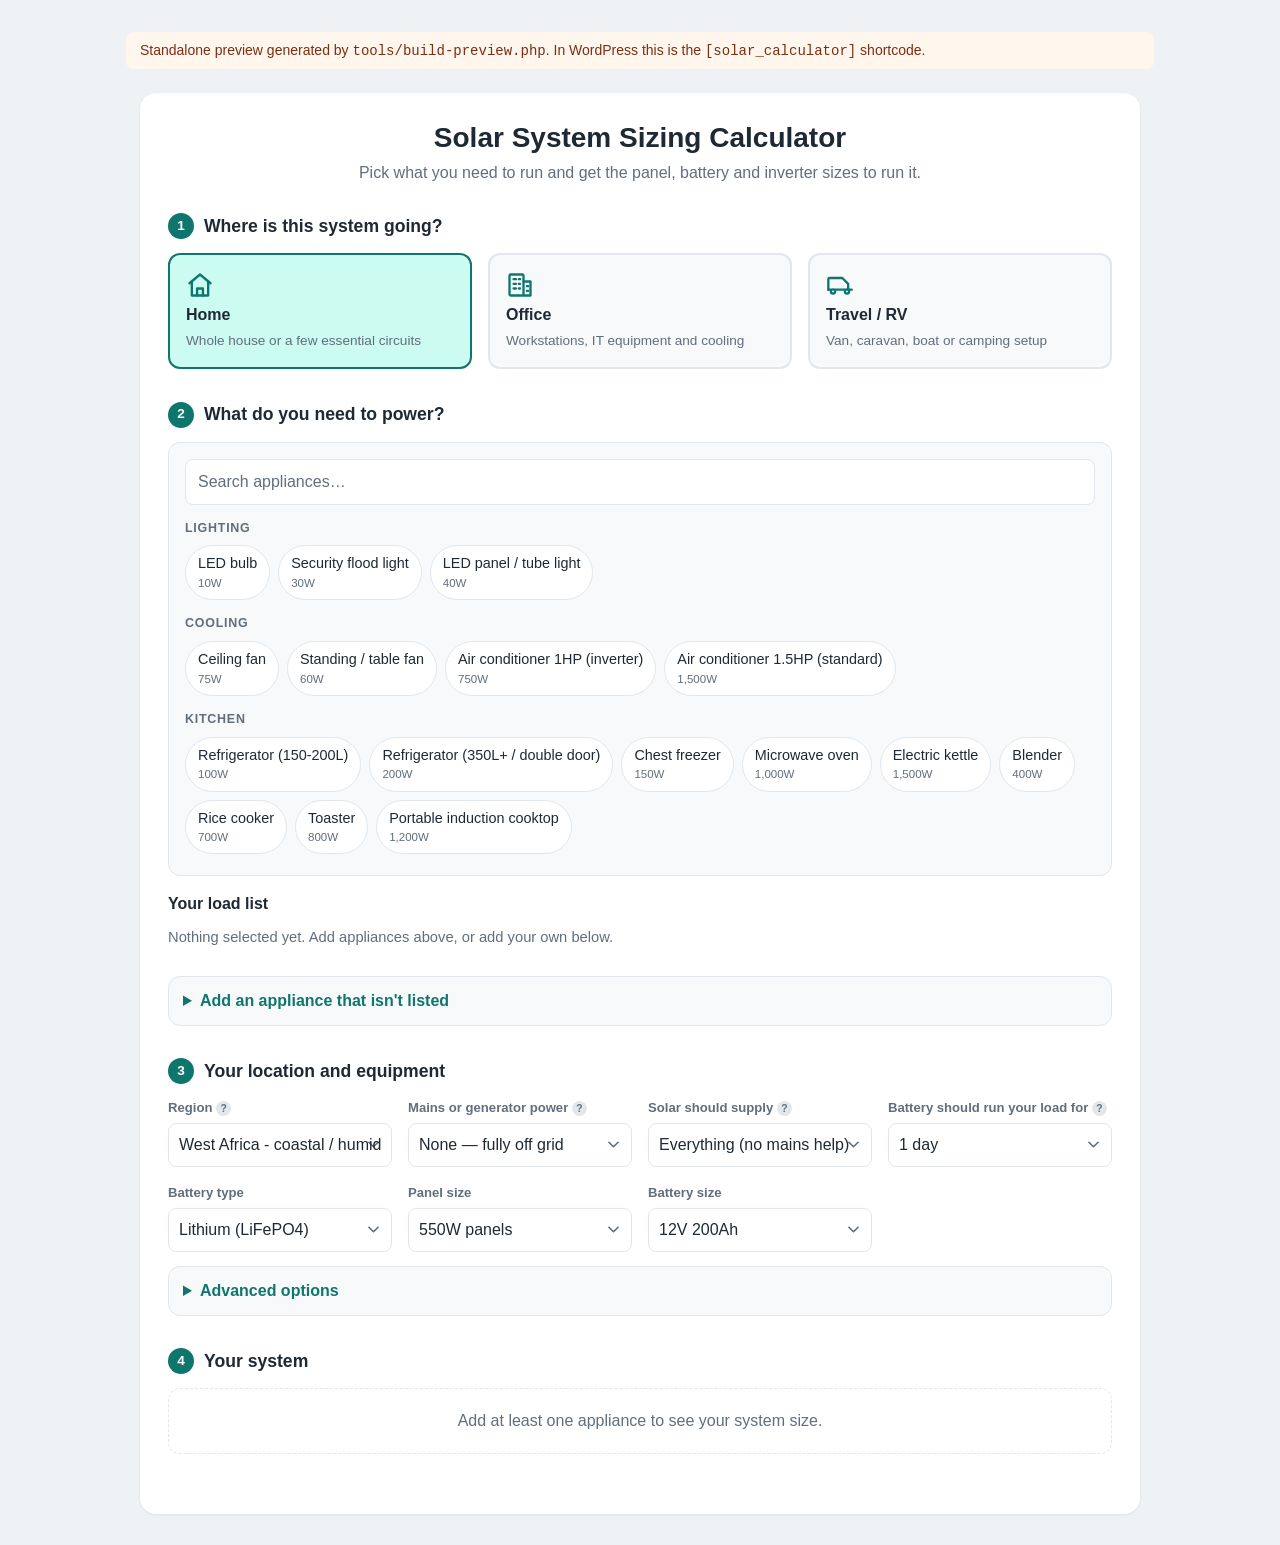
<file: preview/index.html>
<!DOCTYPE html>
<html lang="en">
<head>
<meta charset="utf-8">
<meta name="viewport" content="width=device-width, initial-scale=1">
<title>Solar Power Calculator - preview</title>
<style>
body { margin: 0; padding: 32px 20px; font-family: -apple-system, BlinkMacSystemFont, "Segoe UI", Roboto, Helvetica, Arial, sans-serif; background: #eef2f5; }
@media (prefers-color-scheme: dark) { body { background: #0b1116; } }
.preview-note { max-width: 1000px; margin: 0 auto 24px; padding: 10px 14px; border-radius: 8px; background: #fff7ed; color: #7c2d12; font-size: 14px; }
@media (prefers-color-scheme: dark) { .preview-note { background: #2a1a0d; color: #fdba74; } }
.spc { padding: 28px; border-radius: 16px; box-shadow: 0 1px 3px rgba(0,0,0,.08); }
/**
 * Solar Power Calculator - front-end styles.
 *
 * Everything is scoped under .spc and uses custom properties, so a theme can
 * restyle the calculator by redefining the variables rather than fighting
 * selectors. Colours are deliberately neutral greens/slates that sit well on
 * both light and dark themes.
 */

.spc {
	--spc-accent: #0f766e;
	--spc-accent-soft: #ccfbf1;
	--spc-accent-ink: #115e59;
	--spc-sun: #f59e0b;
	--spc-ink: #1f2933;
	--spc-muted: #616e7c;
	--spc-line: #e1e7ec;
	--spc-bg: #ffffff;
	--spc-panel: #f7f9fa;
	--spc-radius: 12px;
	--spc-gap: 16px;

	box-sizing: border-box;
	max-width: 1000px;
	margin: 0 auto;
	color: var(--spc-ink);
	background: var(--spc-bg);
	font-size: 16px;
	line-height: 1.5;
}

.spc *,
.spc *::before,
.spc *::after {
	box-sizing: inherit;
}

/* Form controls state their text and background colour together, and insist.
   Themes routinely restyle inputs, and when a theme sets one of the pair while
   the calculator sets the other the result is text the same colour as its box.
   -webkit-text-fill-color is needed as well: iOS Safari honours it over color.
   The class is doubled (.spc.spc) purely to raise specificity above the
   theme rules these have to beat. */
.spc.spc input[type="text"],
.spc.spc input[type="number"],
.spc.spc input[type="email"],
.spc.spc input[type="search"],
.spc.spc select,
.spc.spc textarea {
	background-color: var(--spc-bg) !important;
	color: var(--spc-ink) !important;
	-webkit-text-fill-color: var(--spc-ink) !important;
	border-color: var(--spc-line);
	opacity: 1;
	font-family: inherit;
	/* iOS shrinks the page when a focused field is under 16px. */
	font-size: max(16px, 0.94rem);
}

.spc.spc input::placeholder,
.spc.spc textarea::placeholder {
	color: var(--spc-muted) !important;
	-webkit-text-fill-color: var(--spc-muted) !important;
	opacity: 1;
}

/* Some themes hide the native select arrow without drawing a replacement. */
.spc select {
	-webkit-appearance: none;
	-moz-appearance: none;
	appearance: none;
	padding-right: 34px;
	background-image: url('data:image/svg+xml;utf8,<svg xmlns="http://www.w3.org/2000/svg" viewBox="0 0 12 8" fill="none" stroke="%23616e7c" stroke-width="1.8" stroke-linecap="round" stroke-linejoin="round"><path d="M1 1.5 6 6.5l5-5"/></svg>');
	background-repeat: no-repeat;
	background-position: right 12px center;
	background-size: 11px;
}

.spc[data-theme="dark"] select {
	background-image: url('data:image/svg+xml;utf8,<svg xmlns="http://www.w3.org/2000/svg" viewBox="0 0 12 8" fill="none" stroke="%239aa8b5" stroke-width="1.8" stroke-linecap="round" stroke-linejoin="round"><path d="M1 1.5 6 6.5l5-5"/></svg>');
}

/* Chips are buttons, so they need the same treatment against theme resets. */
.spc .spc-chip,
.spc .spc-profile {
	-webkit-appearance: none;
	appearance: none;
	text-transform: none;
	letter-spacing: normal;
}

/* The dark palette is applied from the page's own background colour, which the
   script measures and stamps onto .spc as data-theme. It deliberately does NOT
   key off prefers-color-scheme: most WordPress themes ignore the device
   setting, so honouring it here turned the calculator dark inside a light
   theme and left the theme's dark text on dark inputs. */
.spc[data-theme="dark"] {
	--spc-accent: #2dd4bf;
	--spc-accent-soft: #134e4a;
	--spc-accent-ink: #99f6e4;
	--spc-ink: #e8eef3;
	--spc-muted: #9aa8b5;
	--spc-line: #2c3742;
	--spc-bg: #131a21;
	--spc-panel: #1a232c;
}

/* ------------------------------------------------------------- header */

.spc-header {
	text-align: center;
	margin-bottom: 28px;
}

.spc-title {
	margin: 0 0 6px;
	font-size: 1.75rem;
	line-height: 1.2;
	color: var(--spc-ink);
}

.spc-subtitle {
	margin: 0;
	color: var(--spc-muted);
}

.spc-noscript {
	padding: 16px;
	border: 1px solid var(--spc-line);
	border-radius: var(--spc-radius);
	background: var(--spc-panel);
}

/* -------------------------------------------------------------- steps */

.spc-step {
	margin-bottom: 32px;
}

.spc-step-title {
	display: flex;
	align-items: center;
	gap: 10px;
	margin: 0 0 14px;
	font-size: 1.1rem;
	font-weight: 600;
	color: var(--spc-ink);
}

.spc-step-num {
	display: inline-flex;
	align-items: center;
	justify-content: center;
	flex: 0 0 auto;
	width: 26px;
	height: 26px;
	border-radius: 50%;
	background: var(--spc-accent);
	color: #fff;
	font-size: 0.85rem;
	font-weight: 700;
}

.spc[data-theme="dark"] .spc-step-num {
	color: #06231f;
}

/* ----------------------------------------------------------- profiles */

.spc-profiles {
	display: grid;
	grid-template-columns: repeat(auto-fit, minmax(180px, 1fr));
	gap: var(--spc-gap);
}

.spc-profile {
	display: flex;
	flex-direction: column;
	align-items: flex-start;
	gap: 4px;
	padding: 16px;
	border: 2px solid var(--spc-line);
	border-radius: var(--spc-radius);
	background: var(--spc-panel);
	color: inherit;
	font: inherit;
	text-align: left;
	cursor: pointer;
	transition: border-color 0.15s ease, transform 0.15s ease;
}

.spc-profile:hover {
	border-color: var(--spc-accent);
	transform: translateY(-1px);
}

.spc-profile.is-active {
	border-color: var(--spc-accent);
	background: var(--spc-accent-soft);
}

.spc-profile-icon {
	width: 28px;
	height: 28px;
	background: var(--spc-accent);
	-webkit-mask-repeat: no-repeat;
	mask-repeat: no-repeat;
	-webkit-mask-position: center;
	mask-position: center;
	-webkit-mask-size: contain;
	mask-size: contain;
}

.spc-profile-icon[data-icon="home"] {
	-webkit-mask-image: url('data:image/svg+xml;utf8,<svg xmlns="http://www.w3.org/2000/svg" viewBox="0 0 24 24" fill="none" stroke="black" stroke-width="2" stroke-linecap="round" stroke-linejoin="round"><path d="M3 10.5 12 3l9 7.5"/><path d="M5 9.5V21h14V9.5"/><path d="M9.5 21v-6h5v6"/></svg>');
	mask-image: url('data:image/svg+xml;utf8,<svg xmlns="http://www.w3.org/2000/svg" viewBox="0 0 24 24" fill="none" stroke="black" stroke-width="2" stroke-linecap="round" stroke-linejoin="round"><path d="M3 10.5 12 3l9 7.5"/><path d="M5 9.5V21h14V9.5"/><path d="M9.5 21v-6h5v6"/></svg>');
}

.spc-profile-icon[data-icon="office"] {
	-webkit-mask-image: url('data:image/svg+xml;utf8,<svg xmlns="http://www.w3.org/2000/svg" viewBox="0 0 24 24" fill="none" stroke="black" stroke-width="2" stroke-linecap="round" stroke-linejoin="round"><rect x="3" y="3" width="12" height="18" rx="1"/><path d="M15 9h6v12h-6"/><path d="M6.5 7h2M6.5 11h2M6.5 15h2M11 7h1M11 11h1M11 15h1M18 13h1M18 17h1"/></svg>');
	mask-image: url('data:image/svg+xml;utf8,<svg xmlns="http://www.w3.org/2000/svg" viewBox="0 0 24 24" fill="none" stroke="black" stroke-width="2" stroke-linecap="round" stroke-linejoin="round"><rect x="3" y="3" width="12" height="18" rx="1"/><path d="M15 9h6v12h-6"/><path d="M6.5 7h2M6.5 11h2M6.5 15h2M11 7h1M11 11h1M11 15h1M18 13h1M18 17h1"/></svg>');
}

.spc-profile-icon[data-icon="van"] {
	-webkit-mask-image: url('data:image/svg+xml;utf8,<svg xmlns="http://www.w3.org/2000/svg" viewBox="0 0 24 24" fill="none" stroke="black" stroke-width="2" stroke-linecap="round" stroke-linejoin="round"><path d="M2 16V7a1 1 0 0 1 1-1h11l5 5v5"/><path d="M2 16h2m4 0h8m4 0h2"/><circle cx="6" cy="17.5" r="1.8"/><circle cx="18" cy="17.5" r="1.8"/></svg>');
	mask-image: url('data:image/svg+xml;utf8,<svg xmlns="http://www.w3.org/2000/svg" viewBox="0 0 24 24" fill="none" stroke="black" stroke-width="2" stroke-linecap="round" stroke-linejoin="round"><path d="M2 16V7a1 1 0 0 1 1-1h11l5 5v5"/><path d="M2 16h2m4 0h8m4 0h2"/><circle cx="6" cy="17.5" r="1.8"/><circle cx="18" cy="17.5" r="1.8"/></svg>');
}

.spc-profile-label {
	font-weight: 600;
}

.spc-profile-blurb {
	font-size: 0.85rem;
	color: var(--spc-muted);
}

/* ------------------------------------------------------------ picker */

.spc-picker {
	padding: var(--spc-gap);
	border: 1px solid var(--spc-line);
	border-radius: var(--spc-radius);
	background: var(--spc-panel);
	margin-bottom: var(--spc-gap);
}

.spc-search {
	display: block;
	position: relative;
	margin-bottom: 14px;
}

.spc-search-input {
	width: 100%;
	padding: 10px 12px;
	border: 1px solid var(--spc-line);
	border-radius: 8px;
	background-color: var(--spc-bg);
	color: var(--spc-ink);
	font: inherit;
}

.spc-library {
	max-height: 340px;
	overflow-y: auto;
}

.spc-group + .spc-group {
	margin-top: 14px;
}

.spc-group-title {
	margin: 0 0 8px;
	font-size: 0.78rem;
	font-weight: 700;
	letter-spacing: 0.06em;
	text-transform: uppercase;
	color: var(--spc-muted);
}

.spc-chips {
	display: flex;
	flex-wrap: wrap;
	gap: 8px;
}

.spc-chip {
	display: flex;
	flex-direction: column;
	align-items: flex-start;
	padding: 7px 12px;
	border: 1px solid var(--spc-line);
	border-radius: 999px;
	background: var(--spc-bg);
	color: inherit;
	font: inherit;
	font-size: 0.9rem;
	cursor: pointer;
	transition: border-color 0.12s ease, background 0.12s ease;
}

.spc-chip:hover {
	border-color: var(--spc-accent);
}

.spc-chip.is-chosen {
	border-color: var(--spc-accent);
	background: var(--spc-accent-soft);
	color: var(--spc-accent-ink);
}

.spc-chip.is-chosen .spc-chip-name::before {
	content: "\2713\00a0";
	font-weight: 700;
}

.spc-chip-watts {
	font-size: 0.72rem;
	color: var(--spc-muted);
}

.spc-chip.is-chosen .spc-chip-watts {
	color: var(--spc-accent-ink);
	opacity: 0.85;
}

.spc-no-match {
	margin: 0;
	color: var(--spc-muted);
}

/* --------------------------------------------------------- load list */

.spc-selected-head {
	display: flex;
	align-items: baseline;
	justify-content: space-between;
	gap: 12px;
	margin-bottom: 10px;
}

.spc-selected-head h4 {
	margin: 0;
	font-size: 1rem;
}

.spc-empty {
	margin: 0 0 14px;
	color: var(--spc-muted);
	font-size: 0.92rem;
}

.spc-table-wrap {
	overflow-x: auto;
	/* Positioned so the visually-hidden labels inside the table resolve their
	   containing block here and get clipped with it. Without this they anchor
	   to the viewport and push the whole page sideways on narrow screens. */
	position: relative;
}

.spc-table {
	width: 100%;
	min-width: 520px;
	border-collapse: collapse;
	margin-bottom: 14px;
	background: none;
}

.spc-table th,
.spc-table td {
	padding: 8px 10px;
	border-bottom: 1px solid var(--spc-line);
	text-align: left;
	vertical-align: middle;
}

.spc-table thead th {
	font-size: 0.75rem;
	font-weight: 700;
	letter-spacing: 0.05em;
	text-transform: uppercase;
	color: var(--spc-muted);
}

.spc-table tfoot th,
.spc-table tfoot td {
	border-bottom: none;
	border-top: 2px solid var(--spc-line);
	font-weight: 700;
}

.spc-col-num {
	text-align: right;
	white-space: nowrap;
}

.spc-table td.spc-col-num input {
	width: 82px;
	padding: 6px 8px;
	border: 1px solid var(--spc-line);
	border-radius: 6px;
	background-color: var(--spc-bg);
	color: var(--spc-ink);
	font: inherit;
	font-size: 0.9rem;
	text-align: right;
}

.spc-col-action {
	width: 40px;
	text-align: right;
}

.spc-item-name {
	font-weight: 500;
}

.spc-tag {
	display: inline-block;
	margin-left: 6px;
	padding: 1px 7px;
	border-radius: 999px;
	background: var(--spc-accent-soft);
	color: var(--spc-accent-ink);
	font-size: 0.68rem;
	font-weight: 700;
	letter-spacing: 0.04em;
	vertical-align: middle;
}

.spc-tag-muted {
	background: transparent;
	border: 1px solid var(--spc-line);
	color: var(--spc-muted);
	font-weight: 500;
}

.spc-remove {
	width: 28px;
	height: 28px;
	border: 1px solid var(--spc-line);
	border-radius: 50%;
	background: none;
	color: var(--spc-muted);
	font-size: 1.1rem;
	line-height: 1;
	cursor: pointer;
}

.spc-remove:hover {
	border-color: #dc2626;
	color: #dc2626;
}

.spc-link {
	padding: 0;
	border: none;
	background: none;
	color: var(--spc-accent);
	font: inherit;
	font-size: 0.88rem;
	text-decoration: underline;
	cursor: pointer;
}

/* -------------------------------------------------- custom appliance */

.spc-custom,
.spc-advanced {
	margin-top: 14px;
	padding: 12px 14px;
	border: 1px solid var(--spc-line);
	border-radius: var(--spc-radius);
	background: var(--spc-panel);
}

.spc-custom > summary,
.spc-advanced > summary {
	font-weight: 600;
	cursor: pointer;
	color: var(--spc-accent);
}

.spc-custom-fields {
	display: flex;
	flex-wrap: wrap;
	align-items: flex-end;
	gap: 12px;
	margin-top: 14px;
}

.spc-custom-fields label {
	display: flex;
	flex-direction: column;
	gap: 4px;
	font-size: 0.82rem;
	color: var(--spc-muted);
}

.spc-custom-fields input[type="text"],
.spc-custom-fields input[type="number"] {
	padding: 8px 10px;
	border: 1px solid var(--spc-line);
	border-radius: 6px;
	background-color: var(--spc-bg);
	color: var(--spc-ink);
	font: inherit;
	font-size: 0.92rem;
}

.spc-custom-fields .spc-custom-name {
	min-width: 200px;
}

.spc-custom-fields .spc-custom-watts,
.spc-custom-fields .spc-custom-hours {
	width: 110px;
}

.spc-check {
	flex-direction: row !important;
	align-items: center;
	gap: 6px !important;
	padding-bottom: 8px;
}

.spc-check-block {
	display: flex;
	align-items: center;
	gap: 8px;
	min-height: 40px;
	font-size: 0.94rem;
}

.spc-check-block input[type="checkbox"] {
	width: 18px;
	height: 18px;
	margin: 0;
	accent-color: var(--spc-accent);
	flex: 0 0 auto;
}

.spc-card-mains {
	border-color: var(--spc-accent);
}

.spc-custom-error {
	margin: 10px 0 0;
	color: #dc2626;
	font-size: 0.88rem;
}

/* -------------------------------------------------------- form fields */

.spc-fields {
	display: grid;
	grid-template-columns: repeat(auto-fit, minmax(220px, 1fr));
	gap: var(--spc-gap);
}

.spc-field {
	display: flex;
	flex-direction: column;
	gap: 5px;
}

.spc-field-label {
	font-size: 0.82rem;
	font-weight: 600;
	color: var(--spc-muted);
}

.spc-field select,
.spc-field input[type="number"],
.spc-field input[type="email"],
.spc-field input[type="text"] {
	width: 100%;
	padding: 9px 10px;
	border: 1px solid var(--spc-line);
	border-radius: 8px;
	background-color: var(--spc-bg);
	color: var(--spc-ink);
	font: inherit;
	font-size: 0.94rem;
}

.spc-field input[type="range"] {
	width: 100%;
	accent-color: var(--spc-accent);
}

.spc-simultaneity-out {
	font-size: 0.85rem;
	font-weight: 600;
	color: var(--spc-accent);
}

.spc-hint {
	display: inline-flex;
	align-items: center;
	justify-content: center;
	width: 15px;
	height: 15px;
	border-radius: 50%;
	background: var(--spc-line);
	color: var(--spc-muted);
	font-size: 0.65rem;
	font-weight: 700;
	cursor: help;
	vertical-align: middle;
}

.spc-advanced .spc-fields {
	margin-top: 14px;
}

/* ------------------------------------------------------------ results */

.spc-results-empty p {
	margin: 0;
	padding: 20px;
	border: 1px dashed var(--spc-line);
	border-radius: var(--spc-radius);
	color: var(--spc-muted);
	text-align: center;
}

.spc-headline {
	display: grid;
	grid-template-columns: repeat(auto-fit, minmax(180px, 1fr));
	gap: 2px;
	margin-bottom: var(--spc-gap);
	border-radius: var(--spc-radius);
	overflow: hidden;
	background: var(--spc-line);
}

.spc-headline-item {
	display: flex;
	flex-direction: column;
	gap: 2px;
	padding: 20px 18px;
	background: var(--spc-accent);
	color: #fff;
}

.spc-headline-item:nth-child(2) {
	background: var(--spc-accent-ink);
}

.spc-headline-item:nth-child(3) {
	background: #164e63;
}

.spc-headline-value {
	font-size: 2.1rem;
	font-weight: 700;
	line-height: 1.05;
}

.spc-headline-unit {
	font-size: 0.9rem;
	opacity: 0.9;
}

.spc-headline-label {
	margin-top: 6px;
	font-size: 0.74rem;
	letter-spacing: 0.07em;
	text-transform: uppercase;
	opacity: 0.75;
}

.spc-cards {
	display: grid;
	grid-template-columns: repeat(auto-fit, minmax(240px, 1fr));
	gap: var(--spc-gap);
}

.spc-card {
	padding: 16px;
	border: 1px solid var(--spc-line);
	border-radius: var(--spc-radius);
	background: var(--spc-panel);
}

.spc-card h4 {
	margin: 0 0 8px;
	font-size: 0.78rem;
	font-weight: 700;
	letter-spacing: 0.07em;
	text-transform: uppercase;
	color: var(--spc-muted);
}

.spc-card-lead {
	margin: 0 0 12px;
	font-size: 1.15rem;
	line-height: 1.3;
}

.spc-card-lead strong {
	font-size: 1.5rem;
	color: var(--spc-accent);
}

.spc-card dl {
	margin: 0;
	font-size: 0.9rem;
}

.spc-card dl > div {
	display: flex;
	justify-content: space-between;
	gap: 12px;
	padding: 5px 0;
	border-top: 1px solid var(--spc-line);
}

.spc-card dt {
	color: var(--spc-muted);
}

.spc-card dd {
	margin: 0;
	font-weight: 600;
	text-align: right;
}

.spc-card-impact {
	border-color: var(--spc-accent);
}

.spc-card-cost .spc-card-lead strong {
	color: var(--spc-sun);
}

.spc-card-note {
	margin: 10px 0 0;
	font-size: 0.78rem;
	color: var(--spc-muted);
}

/* ----------------------------------------------------------- warnings */

.spc-warnings {
	margin-top: var(--spc-gap);
	padding: 14px 16px;
	border-left: 4px solid var(--spc-sun);
	border-radius: 0 var(--spc-radius) var(--spc-radius) 0;
	background: var(--spc-panel);
}

.spc-warnings h4 {
	margin: 0 0 8px;
	font-size: 0.78rem;
	font-weight: 700;
	letter-spacing: 0.07em;
	text-transform: uppercase;
	color: var(--spc-muted);
}

.spc-warnings ul {
	margin: 0;
	padding-left: 20px;
	font-size: 0.9rem;
}

.spc-warnings li + li {
	margin-top: 6px;
}

/* ------------------------------------------------------------ actions */

.spc-actions {
	display: flex;
	flex-wrap: wrap;
	gap: 10px;
	margin-top: var(--spc-gap);
}

.spc-btn {
	display: inline-block;
	padding: 11px 20px;
	border: 1px solid var(--spc-accent);
	border-radius: 8px;
	font: inherit;
	font-size: 0.94rem;
	font-weight: 600;
	text-decoration: none;
	cursor: pointer;
}

.spc-btn-primary {
	background: var(--spc-accent);
	color: #fff;
}

.spc-btn-primary:hover {
	opacity: 0.9;
	color: #fff;
}

.spc-btn-secondary {
	background: none;
	color: var(--spc-accent);
}

.spc-btn-secondary:hover {
	background: var(--spc-accent-soft);
}

.spc-btn[disabled] {
	opacity: 0.6;
	cursor: default;
}

.spc-email-form {
	display: flex;
	flex-wrap: wrap;
	align-items: flex-end;
	gap: 12px;
	margin-top: var(--spc-gap);
	padding: 16px;
	border: 1px solid var(--spc-line);
	border-radius: var(--spc-radius);
	background: var(--spc-panel);
}

.spc-email-form .spc-field {
	flex: 1 1 200px;
}

.spc-email-status {
	flex: 1 0 100%;
	margin: 0;
	font-size: 0.88rem;
}

.spc-email-status.is-ok {
	color: var(--spc-accent);
}

.spc-email-status.is-error {
	color: #dc2626;
}

.spc-disclaimer {
	margin: var(--spc-gap) 0 0;
	font-size: 0.8rem;
	color: var(--spc-muted);
}

/* ----------------------------------------------------------- utility */

.spc [hidden] {
	display: none !important;
}

.spc .screen-reader-text {
	position: absolute;
	width: 1px;
	height: 1px;
	margin: -1px;
	padding: 0;
	overflow: hidden;
	clip: rect(0 0 0 0);
	white-space: nowrap;
	border: 0;
}

.spc :focus-visible {
	outline: 2px solid var(--spc-accent);
	outline-offset: 2px;
}

/* The load-list total lives in the table footer on wide screens, and on its
   own line below the table once the table starts scrolling sideways. */
.spc-total-mobile {
	display: none;
	justify-content: space-between;
	gap: 12px;
	margin: 0 0 14px;
	padding-top: 10px;
	border-top: 2px solid var(--spc-line);
	font-weight: 700;
}

@media (max-width: 620px) {
	.spc-table tfoot {
		display: none;
	}

	.spc-total-mobile:not([hidden]) {
		display: flex;
	}
}

@media (max-width: 600px) {
	.spc-headline-value {
		font-size: 1.7rem;
	}

	.spc-custom-fields .spc-custom-name {
		min-width: 100%;
	}
}

@media (prefers-reduced-motion: reduce) {
	.spc * {
		transition: none !important;
	}
}

/* ------------------------------------------------------------- print */

@media print {
	.spc-picker,
	.spc-profiles,
	.spc-actions,
	.spc-email-form,
	.spc-custom,
	.spc-advanced,
	.spc-clear,
	.spc-col-action {
		display: none !important;
	}

	.spc {
		max-width: none;
		color: #000;
		background: #fff;
	}

	.spc-headline-item {
		background: #fff !important;
		color: #000 !important;
		border: 1px solid #999;
	}

	.spc-card,
	.spc-warnings {
		break-inside: avoid;
		background: #fff;
	}

	.spc-table td.spc-col-num input {
		border: none;
		background: none;
		padding: 0;
	}
}

</style>
</head>
<body>
<p class="preview-note">Standalone preview generated by <code>tools/build-preview.php</code>. In WordPress this is the <code>[solar_calculator]</code> shortcode.</p>
		<div class="spc" id="spc-1" data-profile="home" data-costs="1">

							<header class="spc-header">
					<h2 class="spc-title">Solar System Sizing Calculator</h2>
											<p class="spc-subtitle">Pick what you need to run and get the panel, battery and inverter sizes to run it.</p>
									</header>
			
			<noscript>
				<p class="spc-noscript">This calculator needs JavaScript enabled in your browser.</p>
			</noscript>

			<div class="spc-body" hidden>

				<!-- Step 1: where is the system going -->
				<section class="spc-step" aria-labelledby="spc-1-step1">
					<h3 class="spc-step-title" id="spc-1-step1">
						<span class="spc-step-num">1</span> Where is this system going?
					</h3>
					<div class="spc-profiles" role="radiogroup" aria-label="Usage profile">
													<button type="button"
								class="spc-profile is-active"
								role="radio"
								aria-checked="true"
								data-profile="home">
								<span class="spc-profile-icon" aria-hidden="true" data-icon="home"></span>
								<span class="spc-profile-label">Home</span>
								<span class="spc-profile-blurb">Whole house or a few essential circuits</span>
							</button>
													<button type="button"
								class="spc-profile"
								role="radio"
								aria-checked="false"
								data-profile="office">
								<span class="spc-profile-icon" aria-hidden="true" data-icon="office"></span>
								<span class="spc-profile-label">Office</span>
								<span class="spc-profile-blurb">Workstations, IT equipment and cooling</span>
							</button>
													<button type="button"
								class="spc-profile"
								role="radio"
								aria-checked="false"
								data-profile="travel">
								<span class="spc-profile-icon" aria-hidden="true" data-icon="van"></span>
								<span class="spc-profile-label">Travel / RV</span>
								<span class="spc-profile-blurb">Van, caravan, boat or camping setup</span>
							</button>
											</div>
				</section>

				<!-- Step 2: the loads -->
				<section class="spc-step" aria-labelledby="spc-1-step2">
					<h3 class="spc-step-title" id="spc-1-step2">
						<span class="spc-step-num">2</span> What do you need to power?
					</h3>

					<div class="spc-picker">
						<label class="spc-search">
							<span class="screen-reader-text">Search appliances</span>
							<input type="search" class="spc-search-input" placeholder="Search appliances&hellip;" autocomplete="off">
						</label>
						<div class="spc-library" role="list"></div>
					</div>

					<div class="spc-selected">
						<div class="spc-selected-head">
							<h4>Your load list</h4>
							<button type="button" class="spc-link spc-clear" hidden>Clear all</button>
						</div>

						<p class="spc-empty">Nothing selected yet. Add appliances above, or add your own below.</p>

						<div class="spc-table-wrap">
							<table class="spc-table" hidden>
								<thead>
									<tr>
										<th scope="col" class="spc-col-name">Appliance</th>
										<th scope="col" class="spc-col-num">Qty</th>
										<th scope="col" class="spc-col-num">Watts each</th>
										<th scope="col" class="spc-col-num">Hours/day</th>
										<th scope="col" class="spc-col-num">Wh/day</th>
										<th scope="col" class="spc-col-action"><span class="screen-reader-text">Remove</span></th>
									</tr>
								</thead>
								<tbody></tbody>
								<tfoot>
									<tr>
										<th scope="row" colspan="4">Total daily energy</th>
										<td class="spc-col-num spc-total-wh">0 Wh</td>
										<td></td>
									</tr>
								</tfoot>
							</table>
						</div>

						<p class="spc-total-mobile" hidden>
							<span>Total daily energy</span>
							<strong class="spc-total-wh">0 Wh</strong>
						</p>

						<details class="spc-custom">
							<summary>Add an appliance that isn't listed</summary>
							<div class="spc-custom-fields">
								<label>Name
									<input type="text" class="spc-custom-name" placeholder="e.g. Borehole pump">
								</label>
								<label>Watts
									<input type="number" class="spc-custom-watts" min="1" step="1" placeholder="750">
								</label>
								<label>Hours/day
									<input type="number" class="spc-custom-hours" min="0" max="24" step="0.25" placeholder="2">
								</label>
								<label class="spc-check">
									<input type="checkbox" class="spc-custom-dc">
									<span>Runs on 12/24V DC<span class="spc-hint" title="DC appliances draw straight from the battery and skip inverter losses">?</span></span>
								</label>
								<button type="button" class="spc-btn spc-btn-secondary spc-custom-add">Add</button>
							</div>
							<p class="spc-custom-error" role="alert" hidden></p>
						</details>
					</div>
				</section>

				<!-- Step 3: system options -->
				<section class="spc-step" aria-labelledby="spc-1-step3">
					<h3 class="spc-step-title" id="spc-1-step3">
						<span class="spc-step-num">3</span> Your location and equipment
					</h3>

					<div class="spc-fields">
						<label class="spc-field">
							<span class="spc-field-label">Region <span class="spc-hint" title="Sets average peak sun hours - the number of hours per day your panels produce at full rating">?</span></span>
							<select class="spc-region">
																	<option value="wafrica_north"
										data-psh="5.8"
										>
										West Africa - northern / Sahel &mdash; 5.8h
									</option>
																	<option value="wafrica_south"
										data-psh="4.5"
										 selected="selected">
										West Africa - coastal / humid &mdash; 4.5h
									</option>
																	<option value="eafrica"
										data-psh="5.5"
										>
										East Africa / Horn of Africa &mdash; 5.5h
									</option>
																	<option value="safrica"
										data-psh="5.5"
										>
										Southern Africa &mdash; 5.5h
									</option>
																	<option value="nafrica_me"
										data-psh="5.7"
										>
										North Africa / Middle East &mdash; 5.7h
									</option>
																	<option value="south_asia"
										data-psh="5"
										>
										South Asia (India, Pakistan) &mdash; 5h
									</option>
																	<option value="sea"
										data-psh="4.2"
										>
										South East Asia &mdash; 4.2h
									</option>
																	<option value="aus"
										data-psh="5"
										>
										Australia &mdash; 5h
									</option>
																	<option value="us_southwest"
										data-psh="5.7"
										>
										US Southwest &mdash; 5.7h
									</option>
																	<option value="us_central"
										data-psh="4.5"
										>
										US Central / Southeast &mdash; 4.5h
									</option>
																	<option value="us_north"
										data-psh="3.5"
										>
										US North / Canada &mdash; 3.5h
									</option>
																	<option value="latam"
										data-psh="4.8"
										>
										Latin America &mdash; 4.8h
									</option>
																	<option value="south_europe"
										data-psh="4.2"
										>
										Southern Europe &mdash; 4.2h
									</option>
																	<option value="north_europe"
										data-psh="2.6"
										>
										Northern Europe / UK &mdash; 2.6h
									</option>
																<option value="custom">Enter my own figure</option>
							</select>
						</label>

						<label class="spc-field spc-field-psh" hidden>
							<span class="spc-field-label">Peak sun hours per day</span>
							<input type="number" class="spc-psh" min="0.5" max="10" step="0.1" value="4.5">
						</label>

						<label class="spc-field">
							<span class="spc-field-label">
								Mains or generator power
								<span class="spc-hint" title="Hours per day you get grid or generator power. In many places this is only part of the day.">?</span>
							</span>
							<select class="spc-grid-hours">
								<option value="0" selected>None &mdash; fully off grid</option>
																																												<option value="2">
											2 hours a day										</option>
																																				<option value="4">
											4 hours a day										</option>
																																				<option value="6">
											6 hours a day										</option>
																																				<option value="8">
											8 hours a day										</option>
																																				<option value="10">
											10 hours a day										</option>
																																				<option value="12">
											12 hours a day										</option>
																																				<option value="16">
											16 hours a day										</option>
																																				<option value="20">
											20 hours a day										</option>
																																				<option value="24">
											24 hours a day (always on)										</option>
																								</select>
						</label>

						<label class="spc-field spc-field-gridcharge" hidden>
							<span class="spc-field-label">
								While mains is on
								<span class="spc-hint" title="A hybrid inverter/charger runs your appliances from the mains and refills the batteries at the same time.">?</span>
							</span>
							<span class="spc-check spc-check-block">
								<input type="checkbox" class="spc-grid-charges" checked>
								<span>Charge the batteries too</span>
							</span>
						</label>

						<label class="spc-field">
							<span class="spc-field-label">
								Solar should supply
								<span class="spc-hint" title="How much of your daily energy you want from solar. The rest comes from mains or a generator.">?</span>
							</span>
							<select class="spc-solar-share">
																	<option value="100"  selected="selected">
										Everything (no mains help)									</option>
																	<option value="75" >
										Most of it (about 75%)									</option>
																	<option value="50" >
										Half of it									</option>
																	<option value="25" >
										A quarter (cut the bill)									</option>
															</select>
						</label>

						<label class="spc-field">
							<span class="spc-field-label">
								Battery should run your load for
								<span class="spc-hint" title="The longest stretch the batteries alone must carry the load, with no sun and no mains.">?</span>
							</span>
							<select class="spc-backup">
																	<option value="4" >
										4 hours									</option>
																	<option value="6" >
										6 hours									</option>
																	<option value="8" >
										8 hours									</option>
																	<option value="10" >
										10 hours									</option>
																	<option value="12" >
										12 hours									</option>
																	<option value="14" >
										14 hours									</option>
																	<option value="16" >
										16 hours									</option>
																	<option value="18" >
										18 hours									</option>
																	<option value="20" >
										20 hours									</option>
																	<option value="24"  selected="selected">
										1 day									</option>
																	<option value="48" >
										2 days									</option>
																	<option value="72" >
										3 days									</option>
															</select>
						</label>

						<label class="spc-field">
							<span class="spc-field-label">Battery type</span>
							<select class="spc-battery-type">
																	<option value="lithium"  selected="selected">
										Lithium (LiFePO4)									</option>
																	<option value="agm" >
										AGM / Gel sealed									</option>
																	<option value="tubular" >
										Tubular deep cycle									</option>
																	<option value="flooded" >
										Flooded lead-acid									</option>
															</select>
						</label>

						<label class="spc-field">
							<span class="spc-field-label">Panel size</span>
							<select class="spc-panel">
																	<option value="100" >
										100W panels
									</option>
																	<option value="150" >
										150W panels
									</option>
																	<option value="200" >
										200W panels
									</option>
																	<option value="250" >
										250W panels
									</option>
																	<option value="300" >
										300W panels
									</option>
																	<option value="330" >
										330W panels
									</option>
																	<option value="400" >
										400W panels
									</option>
																	<option value="450" >
										450W panels
									</option>
																	<option value="550"  selected="selected">
										550W panels
									</option>
																	<option value="600" >
										600W panels
									</option>
															</select>
						</label>

						<label class="spc-field">
							<span class="spc-field-label">Battery size</span>
							<select class="spc-battery-unit">
																	<option value="12v100" >
										12V 100Ah									</option>
																	<option value="12v150" >
										12V 150Ah									</option>
																	<option value="12v200"  selected="selected">
										12V 200Ah									</option>
																	<option value="12v220" >
										12V 220Ah									</option>
																	<option value="24v100" >
										24V 100Ah									</option>
																	<option value="48v100" >
										48V 100Ah									</option>
																	<option value="48v200" >
										48V 200Ah									</option>
															</select>
						</label>
					</div>

					<details class="spc-advanced">
						<summary>Advanced options</summary>
						<div class="spc-fields">
							<label class="spc-field">
								<span class="spc-field-label">System voltage</span>
								<select class="spc-voltage">
									<option value="auto" selected>Choose for me</option>
									<option value="12">12V</option>
									<option value="24">24V</option>
									<option value="48">48V</option>
								</select>
							</label>

							<label class="spc-field">
								<span class="spc-field-label">Inverter type</span>
								<select class="spc-inverter-type">
									<option value="pure_sine" selected>Pure sine wave</option>
									<option value="modified_sine">Modified sine wave</option>
								</select>
							</label>

							<label class="spc-field">
								<span class="spc-field-label">Charge controller</span>
								<select class="spc-controller">
									<option value="mppt" selected>MPPT</option>
									<option value="pwm">PWM</option>
								</select>
							</label>

							<label class="spc-field">
								<span class="spc-field-label">
									Simultaneous use
									<span class="spc-hint" title="Share of your connected appliances likely to run at the same moment. Drives inverter size, not energy.">?</span>
								</span>
								<input type="range" class="spc-simultaneity" min="30" max="100" step="5" value="70">
								<output class="spc-simultaneity-out">70%</output>
							</label>
						</div>
					</details>
				</section>

				<!-- Results -->
				<section class="spc-step spc-results-step" aria-labelledby="spc-1-results" aria-live="polite">
					<h3 class="spc-step-title" id="spc-1-results">
						<span class="spc-step-num">4</span> Your system
					</h3>

					<div class="spc-results-empty">
						<p>Add at least one appliance to see your system size.</p>
					</div>

					<div class="spc-results" hidden>

						<div class="spc-headline">
							<div class="spc-headline-item">
								<span class="spc-headline-value spc-r-daily">0</span>
								<span class="spc-headline-unit">kWh per day</span>
								<span class="spc-headline-label">Energy you use</span>
							</div>
							<div class="spc-headline-item">
								<span class="spc-headline-value spc-r-array">0</span>
								<span class="spc-headline-unit">watts of panels</span>
								<span class="spc-headline-label">Solar array</span>
							</div>
							<div class="spc-headline-item">
								<span class="spc-headline-value spc-r-bank">0</span>
								<span class="spc-headline-unit">kWh of battery</span>
								<span class="spc-headline-label">Storage</span>
							</div>
						</div>

						<div class="spc-cards">

							<article class="spc-card">
								<h4>Solar array</h4>
								<p class="spc-card-lead"><strong class="spc-r-panel-qty">0</strong> &times; <span class="spc-r-panel-size">550</span>W panels</p>
								<dl>
									<div><dt>Minimum array</dt><dd class="spc-r-array-min">0 W</dd></div>
									<div><dt>Installed</dt><dd class="spc-r-array-installed">0 W</dd></div>
									<div><dt>Expected harvest</dt><dd class="spc-r-harvest">0 Wh/day</dd></div>
									<div><dt>Peak sun hours</dt><dd class="spc-r-psh">0 h</dd></div>
								</dl>
							</article>

							<article class="spc-card">
								<h4>Battery bank</h4>
								<p class="spc-card-lead"><strong class="spc-r-batt-qty">0</strong> &times; <span class="spc-r-batt-unit">12V 200Ah</span></p>
								<dl>
									<div><dt>Bank capacity</dt><dd class="spc-r-bank-ah">0 Ah</dd></div>
									<div><dt>Nameplate energy</dt><dd class="spc-r-bank-kwh">0 kWh</dd></div>
									<div><dt>Usable energy</dt><dd class="spc-r-usable">0 kWh</dd></div>
									<div><dt>Wiring</dt><dd class="spc-r-batt-config">&mdash;</dd></div>
									<div><dt>Runs your load for</dt><dd class="spc-r-runtime">0 h</dd></div>
								</dl>
							</article>

							<article class="spc-card">
								<h4>Inverter</h4>
								<p class="spc-card-lead"><strong class="spc-r-inverter">0</strong> W continuous</p>
								<dl>
									<div><dt>Running load</dt><dd class="spc-r-running">0 W</dd></div>
									<div><dt>Startup surge</dt><dd class="spc-r-surge">0 W</dd></div>
									<div><dt>Apparent power</dt><dd class="spc-r-va">0 VA</dd></div>
									<div><dt>System voltage</dt><dd class="spc-r-voltage">12V</dd></div>
								</dl>
							</article>

							<article class="spc-card">
								<h4>Charge controller</h4>
								<p class="spc-card-lead"><strong class="spc-r-controller">0</strong> A <span class="spc-r-controller-type">MPPT</span></p>
								<dl>
									<div><dt>Calculated current</dt><dd class="spc-r-controller-calc">0 A</dd></div>
									<div><dt>Array voltage side</dt><dd class="spc-r-voltage-2">12V</dd></div>
								</dl>
							</article>

							<article class="spc-card spc-card-mains" hidden>
								<h4>Charging from mains</h4>
								<p class="spc-card-lead"><strong class="spc-r-charger">0</strong> A charger</p>
								<dl>
									<div><dt>Mains window</dt><dd class="spc-r-grid-hours">0 h/day</dd></div>
									<div><dt>Full recharge takes</dt><dd class="spc-r-refill">0 h</dd></div>
									<div><dt>Most this bank accepts</dt><dd class="spc-r-charger-safe">0 A</dd></div>
									<div><dt>Energy from solar</dt><dd class="spc-r-mix-solar">0 kWh/day</dd></div>
									<div><dt>Energy from mains</dt><dd class="spc-r-mix-grid">0 kWh/day</dd></div>
								</dl>
								<p class="spc-card-note">A hybrid inverter/charger does this automatically — it runs your appliances from the mains and refills the batteries at the same time.</p>
							</article>

							<article class="spc-card spc-card-impact">
								<h4>Yearly impact</h4>
								<dl>
									<div><dt>Energy generated</dt><dd class="spc-r-annual">0 kWh</dd></div>
									<div><dt>CO<sub>2</sub> avoided</dt><dd class="spc-r-co2">0 kg</dd></div>
									<div><dt>Same as planting</dt><dd class="spc-r-trees">0 trees</dd></div>
									<div><dt>Generator fuel saved</dt><dd class="spc-r-fuel">0 L</dd></div>
								</dl>
							</article>

							<article class="spc-card spc-card-cost">
								<h4>Budget estimate</h4>
								<p class="spc-card-lead"><strong class="spc-r-cost-total">&mdash;</strong></p>
								<dl>
									<div><dt>Panels</dt><dd class="spc-r-cost-pv">&mdash;</dd></div>
									<div><dt>Batteries</dt><dd class="spc-r-cost-batt">&mdash;</dd></div>
									<div><dt>Inverter</dt><dd class="spc-r-cost-inv">&mdash;</dd></div>
									<div><dt>Wiring &amp; install</dt><dd class="spc-r-cost-install">&mdash;</dd></div>
								</dl>
								<p class="spc-card-note">Indicative only. Prices vary by brand and market.</p>
							</article>

						</div>

						<div class="spc-warnings" hidden>
							<h4>Worth knowing</h4>
							<ul></ul>
						</div>

						<div class="spc-actions">
							<button type="button" class="spc-btn spc-btn-secondary spc-print">Print / save as PDF</button>
																				</div>

						
						<p class="spc-disclaimer">
							Estimates for planning. Have a qualified installer confirm cable sizes, protection and mounting before you buy.
						</p>
					</div>
				</section>
			</div>
		</div>
		
<script>window.SPC_DATA = {"appliances":[{"duty":1,"surge":1,"dc":false,"group":"Lighting","id":"led_bulb","name":"LED bulb","profiles":["home","office"],"watts":10,"hours":5},{"duty":1,"surge":1,"dc":false,"group":"Lighting","id":"security_light","name":"Security flood light","profiles":["home","office"],"watts":30,"hours":12},{"duty":1,"surge":1,"dc":false,"group":"Lighting","id":"panel_light","name":"LED panel / tube light","profiles":["home","office"],"watts":40,"hours":8},{"duty":1,"surge":1.5,"dc":false,"group":"Cooling","id":"ceiling_fan","name":"Ceiling fan","profiles":["home","office"],"watts":75,"hours":8},{"duty":1,"surge":1.5,"dc":false,"group":"Cooling","id":"standing_fan","name":"Standing / table fan","profiles":["home","office"],"watts":60,"hours":6},{"duty":0.7,"surge":1.5,"dc":false,"group":"Cooling","id":"ac_1hp_inv","name":"Air conditioner 1HP (inverter)","profiles":["home","office"],"watts":750,"hours":6},{"duty":0.8,"surge":3,"dc":false,"group":"Cooling","id":"ac_15hp","name":"Air conditioner 1.5HP (standard)","profiles":["home","office"],"watts":1500,"hours":6},{"duty":0.35,"surge":3,"dc":false,"group":"Kitchen","id":"fridge_small","name":"Refrigerator (150-200L)","profiles":["home","office"],"watts":100,"hours":24},{"duty":0.4,"surge":3,"dc":false,"group":"Kitchen","id":"fridge_large","name":"Refrigerator (350L+ / double door)","profiles":["home"],"watts":200,"hours":24},{"duty":0.4,"surge":3,"dc":false,"group":"Kitchen","id":"freezer","name":"Chest freezer","profiles":["home"],"watts":150,"hours":24},{"duty":1,"surge":1.5,"dc":false,"group":"Kitchen","id":"microwave","name":"Microwave oven","profiles":["home","office"],"watts":1000,"hours":0.3},{"duty":1,"surge":1,"dc":false,"group":"Kitchen","id":"kettle","name":"Electric kettle","profiles":["home","office"],"watts":1500,"hours":0.3},{"duty":1,"surge":2,"dc":false,"group":"Kitchen","id":"blender","name":"Blender","profiles":["home"],"watts":400,"hours":0.2},{"duty":1,"surge":1,"dc":false,"group":"Kitchen","id":"rice_cooker","name":"Rice cooker","profiles":["home"],"watts":700,"hours":0.5},{"duty":1,"surge":1,"dc":false,"group":"Kitchen","id":"toaster","name":"Toaster","profiles":["home"],"watts":800,"hours":0.2},{"duty":1,"surge":1,"dc":false,"group":"Electronics","id":"tv_32","name":"LED TV 32\"","profiles":["home","office"],"watts":50,"hours":5},{"duty":1,"surge":1,"dc":false,"group":"Electronics","id":"tv_55","name":"LED TV 55\"","profiles":["home"],"watts":120,"hours":5},{"duty":1,"surge":1,"dc":false,"group":"Electronics","id":"decoder","name":"Decoder / set-top box","profiles":["home"],"watts":25,"hours":5},{"duty":1,"surge":1,"dc":false,"group":"Electronics","id":"router","name":"Wi-Fi router / modem","profiles":["home","office","travel"],"watts":12,"hours":24},{"duty":1,"surge":1,"dc":false,"group":"Electronics","id":"laptop","name":"Laptop","profiles":["home","office","travel"],"watts":65,"hours":6},{"duty":1,"surge":1,"dc":false,"group":"Electronics","id":"phone_charger","name":"Phone charger","profiles":["home","office","travel"],"watts":8,"hours":3},{"duty":1,"surge":1,"dc":false,"group":"Electronics","id":"cctv","name":"CCTV camera","profiles":["home","office"],"watts":10,"hours":24},{"duty":1,"surge":3,"dc":false,"group":"Utility","id":"washing_machine","name":"Washing machine","profiles":["home"],"watts":500,"hours":1},{"duty":1,"surge":1,"dc":false,"group":"Utility","id":"iron","name":"Clothes iron","profiles":["home"],"watts":1200,"hours":0.5},{"duty":1,"surge":1,"dc":false,"group":"Utility","id":"hair_dryer","name":"Hair dryer","profiles":["home"],"watts":1200,"hours":0.2},{"duty":1,"surge":3,"dc":false,"group":"Utility","id":"water_pump","name":"Water pump (0.5HP)","profiles":["home"],"watts":375,"hours":1},{"duty":0.6,"surge":1,"dc":false,"group":"Utility","id":"space_heater","name":"Electric space heater","profiles":["home","office"],"watts":1500,"hours":2},{"duty":1,"surge":1.5,"dc":false,"group":"Workstation","id":"desktop_pc","name":"Desktop PC + monitor","profiles":["office","home"],"watts":200,"hours":8},{"duty":1,"surge":1,"dc":false,"group":"Workstation","id":"laptop_dock","name":"Laptop + external monitor","profiles":["office"],"watts":120,"hours":8},{"duty":1,"surge":1,"dc":false,"group":"Workstation","id":"monitor","name":"Monitor 24\"","profiles":["office"],"watts":30,"hours":8},{"duty":1,"surge":2,"dc":false,"group":"Office kit","id":"laser_printer","name":"Laser printer","profiles":["office"],"watts":500,"hours":0.5},{"duty":1,"surge":1.5,"dc":false,"group":"Office kit","id":"inkjet_printer","name":"Inkjet printer","profiles":["office","home"],"watts":30,"hours":0.5},{"duty":0.5,"surge":2,"dc":false,"group":"Office kit","id":"photocopier","name":"Photocopier","profiles":["office"],"watts":1200,"hours":1},{"duty":1,"surge":1,"dc":false,"group":"Office kit","id":"scanner","name":"Scanner","profiles":["office"],"watts":20,"hours":1},{"duty":1,"surge":1.5,"dc":false,"group":"Office kit","id":"projector","name":"Projector","profiles":["office"],"watts":300,"hours":3},{"duty":1,"surge":1,"dc":false,"group":"IT","id":"net_switch","name":"Network switch","profiles":["office"],"watts":20,"hours":24},{"duty":1,"surge":1.5,"dc":false,"group":"IT","id":"server","name":"Small server / NAS","profiles":["office"],"watts":350,"hours":24},{"duty":1,"surge":1,"dc":false,"group":"IT","id":"voip_phone","name":"VoIP desk phone","profiles":["office"],"watts":6,"hours":8},{"duty":0.4,"surge":2,"dc":false,"group":"Office kit","id":"water_dispenser","name":"Water dispenser (hot & cold)","profiles":["office","home"],"watts":550,"hours":8},{"duty":1,"surge":1,"dc":false,"group":"Office kit","id":"coffee_machine","name":"Coffee machine","profiles":["office","home"],"watts":900,"hours":0.3},{"duty":1,"surge":1,"dc":true,"group":"Lighting","id":"rv_led","name":"12V LED strip lighting","profiles":["travel"],"watts":5,"hours":5},{"duty":0.4,"surge":3,"dc":true,"group":"Cooling","id":"rv_fridge","name":"12V compressor fridge","profiles":["travel"],"watts":45,"hours":24},{"duty":0.5,"surge":2,"dc":true,"group":"Cooling","id":"cooler_box","name":"Portable cooler box","profiles":["travel"],"watts":60,"hours":24},{"duty":1,"surge":1.5,"dc":true,"group":"Cooling","id":"vent_fan","name":"Roof vent fan","profiles":["travel"],"watts":30,"hours":6},{"duty":1,"surge":2,"dc":true,"group":"Utility","id":"rv_pump","name":"12V water pump","profiles":["travel"],"watts":50,"hours":0.5},{"duty":0.5,"surge":4,"dc":true,"group":"Utility","id":"diesel_heater","name":"Diesel air heater","profiles":["travel"],"watts":30,"hours":6},{"duty":1,"surge":2,"dc":true,"group":"Utility","id":"air_compressor","name":"12V air compressor","profiles":["travel"],"watts":180,"hours":0.2},{"duty":1,"surge":1.5,"dc":false,"group":"Electronics","id":"starlink","name":"Satellite internet (Starlink)","profiles":["travel","office"],"watts":60,"hours":8},{"duty":1,"surge":1,"dc":false,"group":"Medical","id":"cpap","name":"CPAP machine (no humidifier)","profiles":["travel","home"],"watts":60,"hours":8},{"duty":1,"surge":1,"dc":false,"group":"Electronics","id":"camera_charger","name":"Camera battery charger","profiles":["travel"],"watts":30,"hours":2},{"duty":1,"surge":1,"dc":false,"group":"Electronics","id":"drone_charger","name":"Drone battery charger","profiles":["travel"],"watts":80,"hours":1.5},{"duty":1,"surge":1,"dc":false,"group":"Electronics","id":"portable_tv","name":"Portable TV","profiles":["travel"],"watts":40,"hours":3},{"duty":1,"surge":1,"dc":false,"group":"Kitchen","id":"induction_hob","name":"Portable induction cooktop","profiles":["travel","home"],"watts":1200,"hours":0.5},{"duty":0.5,"surge":1,"dc":false,"group":"Utility","id":"electric_blanket","name":"Electric blanket","profiles":["travel","home"],"watts":60,"hours":6}],"profiles":{"home":{"label":"Home","blurb":"Whole house or a few essential circuits","icon":"home","backup_hours":24},"office":{"label":"Office","blurb":"Workstations, IT equipment and cooling","icon":"office","backup_hours":12},"travel":{"label":"Travel / RV","blurb":"Van, caravan, boat or camping setup","icon":"van","backup_hours":48}},"regions":[{"id":"wafrica_north","name":"West Africa - northern / Sahel","psh":5.8},{"id":"wafrica_south","name":"West Africa - coastal / humid","psh":4.5},{"id":"eafrica","name":"East Africa / Horn of Africa","psh":5.5},{"id":"safrica","name":"Southern Africa","psh":5.5},{"id":"nafrica_me","name":"North Africa / Middle East","psh":5.7},{"id":"south_asia","name":"South Asia (India, Pakistan)","psh":5},{"id":"sea","name":"South East Asia","psh":4.2},{"id":"aus","name":"Australia","psh":5},{"id":"us_southwest","name":"US Southwest","psh":5.7},{"id":"us_central","name":"US Central / Southeast","psh":4.5},{"id":"us_north","name":"US North / Canada","psh":3.5},{"id":"latam","name":"Latin America","psh":4.8},{"id":"south_europe","name":"Southern Europe","psh":4.2},{"id":"north_europe","name":"Northern Europe / UK","psh":2.6}],"batteries":{"lithium":{"label":"Lithium (LiFePO4)","dod":0.8,"efficiency":0.95,"cycles":4000,"cost_kwh":400,"max_charge_c":0.5},"agm":{"label":"AGM / Gel sealed","dod":0.5,"efficiency":0.85,"cycles":700,"cost_kwh":250,"max_charge_c":0.25},"tubular":{"label":"Tubular deep cycle","dod":0.5,"efficiency":0.85,"cycles":1500,"cost_kwh":220,"max_charge_c":0.2},"flooded":{"label":"Flooded lead-acid","dod":0.5,"efficiency":0.8,"cycles":500,"cost_kwh":160,"max_charge_c":0.15}},"constants":{"inverter_efficiency":{"pure_sine":0.9,"modified_sine":0.85},"controller_efficiency":{"mppt":0.95,"pwm":0.75},"array_derate":0.85,"safety_factor":1.25,"power_factor":0.8,"simultaneity":0.7,"charger_efficiency":0.9,"grid_hour_options":[0,2,4,6,8,10,12,16,20,24],"backup_hour_options":{"4":"4 hours","6":"6 hours","8":"8 hours","10":"10 hours","12":"12 hours","14":"14 hours","16":"16 hours","18":"18 hours","20":"20 hours","24":"1 day","48":"2 days","72":"3 days"},"solar_share_options":{"100":"Everything (no mains help)","75":"Most of it (about 75%)","50":"Half of it","25":"A quarter (cut the bill)"},"co2_per_kwh":0.45,"co2_per_tree_year":21,"generator_l_per_kwh":0.4,"inverter_sizes":[300,600,1000,1500,2000,2500,3000,4000,5000,6000,8000,10000,12000,15000,20000],"controller_sizes":[10,20,30,40,50,60,80,100,120,150,200],"panel_sizes":[100,150,200,250,300,330,400,450,550,600],"battery_units":[{"id":"12v100","label":"12V 100Ah","volts":12,"ah":100},{"id":"12v150","label":"12V 150Ah","volts":12,"ah":150},{"id":"12v200","label":"12V 200Ah","volts":12,"ah":200},{"id":"12v220","label":"12V 220Ah","volts":12,"ah":220},{"id":"24v100","label":"24V 100Ah","volts":24,"ah":100},{"id":"48v100","label":"48V 100Ah","volts":48,"ah":100},{"id":"48v200","label":"48V 200Ah","volts":48,"ah":200}]},"settings":{"currency":"$","showCosts":true,"costPvWatt":0.9,"costInverterKw":300,"costInstallPct":25,"enableEmail":false,"ctaText":"","ctaUrl":"","defaultRegion":"wafrica_south","defaultBattery":"lithium","defaultPanel":550},"ajaxUrl":"/wp-admin/admin-ajax.php","nonce":"preview-nonce"};</script>
<script>
/**
 * Solar Power Calculator - front-end.
 *
 * Runs the same sizing model as includes/class-spc-calculator.php so results
 * update instantly as the visitor changes anything. All constants come from
 * window.SPC_DATA (printed by PHP), so only the formulas live in both places.
 * If you change a formula here, change it there too.
 */
(function () {
	'use strict';

	var DATA = window.SPC_DATA;
	if (!DATA) {
		return;
	}

	var C = DATA.constants;
	var S = DATA.settings;

	/* ------------------------------------------------------------ helpers */

	function num(value, decimals) {
		var n = isFinite(value) ? value : 0;
		return n.toLocaleString(undefined, {
			minimumFractionDigits: decimals || 0,
			maximumFractionDigits: decimals || 0
		});
	}

	function money(value) {
		return S.currency + num(Math.round(value));
	}

	function roundUpTo(value, sizes) {
		for (var i = 0; i < sizes.length; i++) {
			if (value <= sizes[i]) {
				return sizes[i];
			}
		}
		return Math.ceil(value);
	}

	function clamp(value, min, max) {
		return Math.min(max, Math.max(min, value));
	}

	function findUnit(id) {
		for (var i = 0; i < C.battery_units.length; i++) {
			if (C.battery_units[i].id === id) {
				return C.battery_units[i];
			}
		}
		return C.battery_units[2];
	}

	/**
	 * Decide whether the calculator sits on a light or a dark page.
	 *
	 * Walks up from the calculator looking for the first ancestor that actually
	 * paints a background, and measures how bright it is. This is checked
	 * against the page rather than the device's dark-mode preference, because
	 * most WordPress themes ignore that preference — trusting it turned the
	 * calculator dark inside a light theme, leaving the theme's dark text
	 * sitting on dark input boxes.
	 *
	 * @param {Element} root The .spc element.
	 * @return {string} 'dark' or 'light'.
	 */
	function detectTheme(root) {
		// Start at the parent: .spc paints its own background from the palette
		// we are trying to choose, so measuring itself would be circular.
		var node = root.parentElement;

		while (node) {
			var background = window.getComputedStyle(node).backgroundColor;
			var rgb = parseColor(background);

			// Skip transparent ancestors - they show whatever is behind them.
			if (rgb && rgb.a > 0.1) {
				return luminance(rgb) < 0.5 ? 'dark' : 'light';
			}
			node = node.parentElement;
		}

		// Nothing in the chain paints a background: assume a white page, which
		// is what a browser renders by default.
		return 'light';
	}

	/**
	 * Parse an rgb()/rgba() colour as returned by getComputedStyle.
	 *
	 * @param {string} value Computed colour.
	 * @return {Object|null} {r, g, b, a} or null when unparseable.
	 */
	function parseColor(value) {
		var match = /^rgba?\(([^)]+)\)$/.exec((value || '').trim());
		if (!match) {
			return null;
		}

		var parts = match[1].split(/[,\s/]+/).filter(function (part) {
			return part !== '';
		}).map(parseFloat);

		if (parts.length < 3 || parts.some(isNaN)) {
			return null;
		}

		return { r: parts[0], g: parts[1], b: parts[2], a: parts.length > 3 ? parts[3] : 1 };
	}

	/**
	 * Relative luminance, 0 (black) to 1 (white).
	 *
	 * @param {Object} rgb Colour channels.
	 * @return {number}
	 */
	function luminance(rgb) {
		var channels = [rgb.r, rgb.g, rgb.b].map(function (channel) {
			var c = channel / 255;
			return c <= 0.03928 ? c / 12.92 : Math.pow((c + 0.055) / 1.055, 2.4);
		});

		return 0.2126 * channels[0] + 0.7152 * channels[1] + 0.0722 * channels[2];
	}

	function escapeHtml(text) {
		var div = document.createElement('div');
		div.textContent = text == null ? '' : String(text);
		return div.innerHTML;
	}

	/* --------------------------------------------------------- the model */

	/**
	 * Size a system. Mirror of SPC_Calculator::calculate().
	 *
	 * @param {Array}  items  Load list.
	 * @param {Object} config System choices.
	 * @return {Object} Sizing results.
	 */
	function calculate(items, config) {
		var battery = DATA.batteries[config.batteryType] || DATA.batteries.lithium;
		var inverterEff = C.inverter_efficiency[config.inverterType] || C.inverter_efficiency.pure_sine;
		var controllerEff = C.controller_efficiency[config.controller] || C.controller_efficiency.mppt;

		var psh = Math.max(0.5, config.psh);

		// Backup in hours so intermittent-mains setups can ask for "cover the
		// 10-hour outage". The older autonomy-in-days input still works.
		var backupHours = config.backupHours != null
			? clamp(config.backupHours, 1, 168)
			: Math.max(0.5, config.autonomy) * 24;

		var gridHours = clamp(config.gridHours || 0, 0, 24);
		var gridCharges = gridHours > 0 && !!config.gridCharges;
		var solarShare = clamp(config.solarShare == null ? 1 : config.solarShare, 0.05, 1);

		/* 1. Daily energy */
		var acWh = 0;
		var dcWh = 0;
		var acConnectedW = 0;
		var dcConnectedW = 0;
		var largestSurge = 0;
		var largestAcW = 0;

		items.forEach(function (item) {
			var watts = Math.max(0, item.watts);
			var qty = Math.max(0, Math.round(item.qty));
			var hours = clamp(item.hours, 0, 24);
			var duty = clamp(item.duty == null ? 1 : item.duty, 0.01, 1);
			var surge = Math.max(1, item.surge == null ? 1 : item.surge);

			if (qty < 1 || watts <= 0) {
				return;
			}

			var connected = watts * qty;
			var energy = connected * hours * duty;

			if (item.dc) {
				dcWh += energy;
				dcConnectedW += connected;
			} else {
				acWh += energy;
				acConnectedW += connected;
				largestAcW = Math.max(largestAcW, watts);
				// Worst single motor start, on top of everything already running.
				largestSurge = Math.max(largestSurge, watts * surge - watts);
			}
		});

		var dailyWh = acWh + dcWh;
		// AC loads pay the inverter conversion penalty; DC loads do not.
		var batteryDrawWh = (inverterEff > 0 ? acWh / inverterEff : 0) + dcWh;

		/* 2. Solar array - independent of system voltage, so it comes first.
		 * Only covers the share of the load the owner wants from solar; mains
		 * carries the rest where it is available.
		 */
		var solarDrawWh = batteryDrawWh * solarShare;
		var systemEfficiency = controllerEff * C.array_derate * battery.efficiency;
		var arrayWatts = solarDrawWh > 0 && systemEfficiency > 0
			? solarDrawWh / (psh * systemEfficiency)
			: 0;
		var panelWatts = Math.max(10, config.panelWatts);
		var panelQty = arrayWatts > 0 ? Math.ceil(arrayWatts / panelWatts) : 0;
		var arrayInstalled = panelQty * panelWatts;

		/* 3. System voltage
		 * A current problem, not an energy one: picked so neither the inverter
		 * draw nor the array charge current needs impractical cable and fusing.
		 */
		var systemVoltage;
		if (config.voltage === 'auto') {
			if (acConnectedW <= 1200 && arrayInstalled <= 800 && batteryDrawWh <= 2000) {
				systemVoltage = 12;
			} else if (acConnectedW <= 3000 && arrayInstalled <= 2500 && batteryDrawWh <= 6000) {
				systemVoltage = 24;
			} else {
				systemVoltage = 48;
			}
		} else {
			systemVoltage = parseInt(config.voltage, 10);
		}

		/* 4. Battery bank */
		var bankWh = batteryDrawWh > 0
			? (batteryDrawWh * (backupHours / 24)) / (battery.dod * battery.efficiency)
			: 0;
		var bankAh = systemVoltage > 0 ? bankWh / systemVoltage : 0;
		var usableKwh = (bankWh * battery.dod) / 1000;

		var unit = findUnit(config.batteryUnit);
		var series = Math.max(1, Math.ceil(systemVoltage / Math.max(1, unit.volts)));
		var strings = bankAh > 0 ? Math.max(1, Math.ceil(bankAh / Math.max(1, unit.ah))) : 0;
		var batteryQty = series * strings;

		/* 5. Inverter */
		var simultaneity = clamp(config.simultaneity, 0.1, 1);
		// Not everything runs at once, but the inverter must still be able to
		// carry the single biggest appliance on its own.
		var runningW = Math.max(acConnectedW * simultaneity, largestAcW);
		var inverterW = runningW * C.safety_factor;
		var inverterRated = runningW > 0 ? roundUpTo(inverterW, C.inverter_sizes) : 0;
		var inverterVa = C.power_factor > 0 ? inverterW / C.power_factor : 0;
		var surgeW = runningW + largestSurge;

		/* 6. Charge controller */
		var controllerA = arrayInstalled > 0 && systemVoltage > 0
			? (arrayInstalled / systemVoltage) * C.safety_factor
			: 0;
		var controllerRated = controllerA > 0 ? roundUpTo(controllerA, C.controller_sizes) : 0;

		/* 7. Runtime with no sun and no mains */
		var runtimeHours = batteryDrawWh > 0
			? (bankWh * battery.dod) / (batteryDrawWh / 24)
			: 0;

		/* 8. Charging from mains
		 * Where mains or a generator runs for part of the day it can refill the
		 * bank as well as carry the load. The question is whether the window is
		 * long enough to do it at a rate the chemistry accepts.
		 */
		var usableWh = bankWh * battery.dod;
		var chargerANeeded = 0;
		var chargerASafe = 0;
		var chargerARated = 0;
		var refillHours = 0;
		var gridDailyWh = 0;
		var solarDailyWh = dailyWh;

		if (gridHours > 0) {
			gridDailyWh = dailyWh * (1 - solarShare);
			solarDailyWh = dailyWh * solarShare;
		}

		if (gridCharges && usableWh > 0 && systemVoltage > 0) {
			chargerANeeded = usableWh / (gridHours * C.charger_efficiency * systemVoltage);
			chargerASafe = bankAh * battery.max_charge_c;
			// Never recommend a charger the batteries cannot absorb.
			chargerARated = Math.min(
				roundUpTo(Math.min(chargerANeeded, chargerASafe), C.controller_sizes),
				chargerASafe
			);
			if (chargerARated > 0) {
				refillHours = usableWh / (chargerARated * systemVoltage * C.charger_efficiency);
			}
		}

		/* 9. Cost and impact */
		var annualKwh = (dailyWh * 365) / 1000;
		// Only the solar share displaces grid or generator energy.
		var annualSolarKwh = (solarDailyWh * 365) / 1000;
		var costPv = arrayInstalled * S.costPvWatt;
		var costBattery = (bankWh / 1000) * battery.cost_kwh;
		var costInverter = (inverterRated / 1000) * S.costInverterKw;
		var costHardware = costPv + costBattery + costInverter;
		var costInstall = costHardware * (S.costInstallPct / 100);

		var results = {
			dailyWh: dailyWh,
			dailyKwh: dailyWh / 1000,
			annualKwh: annualKwh,
			annualSolarKwh: annualSolarKwh,
			solarDailyWh: solarDailyWh,
			gridDailyWh: gridDailyWh,
			solarShare: solarShare,
			batteryDrawWh: batteryDrawWh,
			runningW: runningW,
			surgeW: surgeW,

			systemVoltage: systemVoltage,
			psh: psh,
			backupHours: backupHours,
			autonomy: backupHours / 24,
			gridHours: gridHours,
			gridCharges: gridCharges,

			arrayWatts: arrayWatts,
			arrayInstalled: arrayInstalled,
			panelWatts: panelWatts,
			panelQty: panelQty,
			dailyHarvestWh: arrayInstalled * psh * controllerEff * C.array_derate,

			bankWh: bankWh,
			bankKwh: bankWh / 1000,
			bankAh: bankAh,
			usableKwh: usableKwh,
			batteryLabel: battery.label,
			batteryUnit: unit.label,
			batterySeries: series,
			batteryStrings: strings,
			batteryQty: batteryQty,
			runtimeHours: runtimeHours,

			chargerANeeded: chargerANeeded,
			chargerASafe: chargerASafe,
			chargerARated: chargerARated,
			chargerWatts: chargerARated * systemVoltage,
			refillHours: refillHours,

			inverterW: inverterW,
			inverterRated: inverterRated,
			inverterVa: inverterVa,

			controllerA: controllerA,
			controllerRated: controllerRated,
			controllerType: config.controller.toUpperCase(),

			costPv: costPv,
			costBattery: costBattery,
			costInverter: costInverter,
			costInstall: costInstall,
			costTotal: costHardware + costInstall,

			co2SavedKg: annualSolarKwh * C.co2_per_kwh,
			treesEquivalent: C.co2_per_tree_year > 0 ? (annualSolarKwh * C.co2_per_kwh) / C.co2_per_tree_year : 0,
			generatorLitres: annualSolarKwh * C.generator_l_per_kwh
		};

		results.warnings = warnings(results, config);

		return results;
	}

	/**
	 * Practical cautions. Mirror of SPC_Calculator::warnings().
	 */
	function warnings(r, config) {
		var list = [];

		if (r.dailyWh <= 0) {
			return list;
		}

		if (r.systemVoltage === 12 && r.runningW > 1200) {
			list.push('At 12V this load draws over 100A. Move to 24V or 48V to keep cable sizes and losses sensible.');
		}
		if (r.controllerRated > 100) {
			list.push('The array needs more charge current than a single controller usually handles. Split it across two or more controllers.');
		}
		if (r.inverterRated > 0 && r.surgeW > r.inverterRated * 2) {
			list.push('Startup surge is high. Check that your inverter can deliver ' + num(r.surgeW) + 'W for a few seconds, or stagger the motor loads.');
		}
		if (config.controller === 'pwm' && r.arrayInstalled > 800) {
			list.push('PWM controllers waste 15-20% of the harvest on arrays this size. MPPT pays for itself here.');
		}
		if (r.gridHours === 0 && r.backupHours < 24) {
			list.push('The battery is sized for only ' + Math.round(r.backupHours) + ' hours and you have no mains or generator to fall back on. Consider a full day.');
		}
		// The heart of an intermittent-mains system: a short window may not be
		// long enough to put the energy back at a safe charge rate.
		if (r.gridCharges && r.refillHours > r.gridHours) {
			list.push('Your ' + Math.round(r.gridHours) + ' hours of mains is not long enough to fully recharge this bank — a safe charge rate needs about '
				+ Math.round(r.refillHours) + ' hours. Expect to start some days part-charged, so lean on solar for the difference or fit a smaller bank.');
		}
		if (r.gridHours > 0 && !r.gridCharges) {
			list.push('Mains is available but is not charging the batteries, so solar has to do all the recharging. A hybrid inverter/charger would let the mains share the work.');
		}
		if (r.gridHours >= 20 && r.solarShare <= 0.5) {
			list.push('With mains available nearly all day and solar covering part of the load, this is a bill-reduction system rather than a backup one. Size the battery for the outages you actually get, not for a full day.');
		}
		if (r.bankWh > 0 && r.arrayInstalled > 0 && r.arrayInstalled / r.bankWh < 0.1) {
			list.push('The array is small relative to the bank, so a deeply discharged bank will take more than a day to recover.');
		}

		return list;
	}

	/* ----------------------------------------------------------- the UI */

	function Calculator(root) {
		this.root = root;
		this.profile = root.getAttribute('data-profile') || 'home';
		this.items = [];
		this.customId = 0;
		this.q = function (selector) {
			return root.querySelector(selector);
		};
		this.qa = function (selector) {
			return Array.prototype.slice.call(root.querySelectorAll(selector));
		};

		// Match the surrounding page unless the shortcode pinned a theme.
		if (!root.hasAttribute('data-theme')) {
			var applyTheme = function () {
				root.setAttribute('data-theme', detectTheme(root));
			};
			applyTheme();
			// Caching and optimisation plugins often load the theme's CSS
			// asynchronously, so the page can still be unstyled at this point.
			// Measure again once everything has arrived.
			if (document.readyState !== 'complete') {
				window.addEventListener('load', applyTheme, { once: true });
			}
		}

		this.bind();
		this.renderLibrary();
		this.update();

		var body = this.q('.spc-body');
		if (body) {
			body.hidden = false;
		}
	}

	Calculator.prototype.bind = function () {
		var self = this;

		// Profile tabs.
		this.qa('.spc-profile').forEach(function (button) {
			button.addEventListener('click', function () {
				self.profile = button.getAttribute('data-profile');
				self.qa('.spc-profile').forEach(function (other) {
					var active = other === button;
					other.classList.toggle('is-active', active);
					other.setAttribute('aria-checked', active ? 'true' : 'false');
				});
				var profile = DATA.profiles[self.profile];
				if (profile && !self.backupTouched) {
					self.q('.spc-backup').value = String(profile.backup_hours);
				}
				self.renderLibrary();
				self.update();
			});
		});

		// Appliance search.
		this.q('.spc-search-input').addEventListener('input', function () {
			self.renderLibrary(this.value);
		});

		// Load list edits (delegated - rows come and go).
		this.q('.spc-table tbody').addEventListener('input', function (event) {
			var input = event.target;
			var row = input.closest('tr');
			if (!row) {
				return;
			}
			var item = self.items[parseInt(row.getAttribute('data-index'), 10)];
			if (!item) {
				return;
			}
			var field = input.getAttribute('data-field');
			var value = parseFloat(input.value);
			if (isNaN(value)) {
				return;
			}
			if (field === 'qty') {
				item.qty = clamp(Math.round(value), 0, 999);
			} else if (field === 'watts') {
				item.watts = clamp(value, 0, 50000);
			} else if (field === 'hours') {
				item.hours = clamp(value, 0, 24);
			}
			self.update();
		});

		this.q('.spc-table tbody').addEventListener('click', function (event) {
			var button = event.target.closest('.spc-remove');
			if (!button) {
				return;
			}
			var index = parseInt(button.closest('tr').getAttribute('data-index'), 10);
			self.items.splice(index, 1);
			self.renderItems();
			self.renderLibrary(self.q('.spc-search-input').value);
			self.update();
		});

		this.q('.spc-clear').addEventListener('click', function () {
			self.items = [];
			self.renderItems();
			self.renderLibrary(self.q('.spc-search-input').value);
			self.update();
		});

		// Custom appliance.
		this.q('.spc-custom-add').addEventListener('click', function () {
			self.addCustom();
		});
		this.q('.spc-custom-name').addEventListener('keydown', function (event) {
			if (event.key === 'Enter') {
				event.preventDefault();
				self.addCustom();
			}
		});

		// Region select swaps in a manual peak-sun-hours field.
		this.q('.spc-region').addEventListener('change', function () {
			var custom = this.value === 'custom';
			self.q('.spc-field-psh').hidden = !custom;
			if (!custom) {
				var option = this.options[this.selectedIndex];
				self.q('.spc-psh').value = option.getAttribute('data-psh');
			}
			self.update();
		});

		// Mains hours: reveal the charging option and suggest a backup target.
		this.q('.spc-grid-hours').addEventListener('change', function () {
			var hours = parseFloat(this.value) || 0;
			self.q('.spc-field-gridcharge').hidden = hours <= 0;

			if (!self.backupTouched) {
				// Default to covering the outage, which is what is left of the day.
				self.q('.spc-backup').value = self.nearestBackup(hours > 0 ? 24 - hours : 24);
			}
			self.update();
		});

		this.q('.spc-grid-charges').addEventListener('change', function () {
			self.update();
		});

		// Once the visitor picks a backup figure, stop overwriting it.
		this.q('.spc-backup').addEventListener('change', function () {
			self.backupTouched = true;
			self.update();
		});

		// Simultaneity slider label.
		var slider = this.q('.spc-simultaneity');
		slider.addEventListener('input', function () {
			self.q('.spc-simultaneity-out').textContent = this.value + '%';
			self.update();
		});

		// Every other control just recalculates.
		['.spc-psh', '.spc-battery-type', '.spc-panel', '.spc-battery-unit', '.spc-solar-share',
			'.spc-voltage', '.spc-inverter-type', '.spc-controller'].forEach(function (selector) {
			var field = self.q(selector);
			if (field) {
				field.addEventListener('change', function () {
					self.update();
				});
			}
		});

		this.q('.spc-print').addEventListener('click', function () {
			window.print();
		});

		this.bindEmail();

		// Seed peak sun hours from the preselected region.
		var region = this.q('.spc-region');
		var selected = region.options[region.selectedIndex];
		if (selected && selected.getAttribute('data-psh')) {
			this.q('.spc-psh').value = selected.getAttribute('data-psh');
		}
	};

	Calculator.prototype.bindEmail = function () {
		var self = this;
		var toggle = this.q('.spc-email-toggle');
		var form = this.q('.spc-email-form');

		if (!toggle || !form) {
			return;
		}

		toggle.addEventListener('click', function () {
			form.hidden = !form.hidden;
			if (!form.hidden) {
				self.q('.spc-email-input').focus();
			}
		});

		form.addEventListener('submit', function (event) {
			event.preventDefault();

			var status = self.q('.spc-email-status');
			var button = self.q('.spc-email-send');
			var payload = new FormData();

			payload.append('action', 'spc_email_results');
			payload.append('nonce', DATA.nonce);
			payload.append('email', self.q('.spc-email-input').value);
			payload.append('name', self.q('.spc-email-name').value);
			payload.append('items', JSON.stringify(self.items));
			payload.append('config', JSON.stringify(self.serverConfig()));

			button.disabled = true;
			status.textContent = 'Sending...';
			status.className = 'spc-email-status';

			fetch(DATA.ajaxUrl, { method: 'POST', body: payload, credentials: 'same-origin' })
				.then(function (response) {
					return response.json();
				})
				.then(function (json) {
					var ok = json && json.success;
					status.textContent = (json && json.data && json.data.message) || (ok ? 'Sent.' : 'Something went wrong.');
					status.className = 'spc-email-status ' + (ok ? 'is-ok' : 'is-error');
					if (ok) {
						form.reset();
					}
				})
				.catch(function () {
					status.textContent = 'Network error. Please try again.';
					status.className = 'spc-email-status is-error';
				})
				.finally(function () {
					button.disabled = false;
				});
		});
	};

	/**
	 * Current system choices, in the shape the model expects.
	 */
	Calculator.prototype.config = function () {
		return {
			psh: parseFloat(this.q('.spc-psh').value) || 4.5,
			backupHours: parseFloat(this.q('.spc-backup').value) || 24,
			gridHours: parseFloat(this.q('.spc-grid-hours').value) || 0,
			gridCharges: this.q('.spc-grid-charges').checked,
			solarShare: (parseFloat(this.q('.spc-solar-share').value) || 100) / 100,
			batteryType: this.q('.spc-battery-type').value,
			voltage: this.q('.spc-voltage').value,
			inverterType: this.q('.spc-inverter-type').value,
			controller: this.q('.spc-controller').value,
			panelWatts: parseFloat(this.q('.spc-panel').value) || 550,
			batteryUnit: this.q('.spc-battery-unit').value,
			simultaneity: (parseFloat(this.q('.spc-simultaneity').value) || 70) / 100
		};
	};

	/**
	 * Same choices, keyed the way the PHP endpoint reads them.
	 */
	Calculator.prototype.serverConfig = function () {
		var c = this.config();
		return {
			psh: c.psh,
			backup_hours: c.backupHours,
			grid_hours: c.gridHours,
			grid_charges: c.gridCharges,
			solar_share: c.solarShare,
			battery_type: c.batteryType,
			voltage: c.voltage,
			inverter_type: c.inverterType,
			controller: c.controller,
			panel_watts: c.panelWatts,
			battery_unit: c.batteryUnit,
			simultaneity: c.simultaneity
		};
	};

	/**
	 * Pick the smallest backup option that still covers the given outage.
	 *
	 * Rounds up rather than to the nearest: choosing 12 hours to cover a
	 * 16-hour outage would leave the visitor short, which is the one direction
	 * the suggestion must never err in.
	 *
	 * @param {number} hours Hours the battery needs to carry the load.
	 * @return {string} The option value to select.
	 */
	Calculator.prototype.nearestBackup = function (hours) {
		var options = Array.prototype.map.call(this.q('.spc-backup').options, function (option) {
			return parseFloat(option.value);
		}).sort(function (a, b) {
			return a - b;
		});

		for (var i = 0; i < options.length; i++) {
			if (options[i] >= hours) {
				return String(options[i]);
			}
		}

		return String(options[options.length - 1]);
	};

	/**
	 * Draw the appliance picker for the current profile and search term.
	 */
	Calculator.prototype.renderLibrary = function (search) {
		var self = this;
		var term = (search || '').trim().toLowerCase();
		var chosen = {};

		this.items.forEach(function (item) {
			chosen[item.id] = true;
		});

		var matches = DATA.appliances.filter(function (appliance) {
			var inProfile = appliance.profiles.indexOf(self.profile) !== -1;
			if (term) {
				// A search looks across every profile, not just the active tab.
				return appliance.name.toLowerCase().indexOf(term) !== -1;
			}
			return inProfile;
		});

		var groups = {};
		var order = [];
		matches.forEach(function (appliance) {
			if (!groups[appliance.group]) {
				groups[appliance.group] = [];
				order.push(appliance.group);
			}
			groups[appliance.group].push(appliance);
		});

		var html = '';
		if (!matches.length) {
			html = '<p class="spc-no-match">No appliance matches "' + escapeHtml(term) + '". Add it as a custom appliance below.</p>';
		}

		order.forEach(function (group) {
			html += '<div class="spc-group"><h5 class="spc-group-title">' + escapeHtml(group) + '</h5><div class="spc-chips">';
			groups[group].forEach(function (appliance) {
				var isChosen = !!chosen[appliance.id];
				html += '<button type="button" class="spc-chip' + (isChosen ? ' is-chosen' : '') + '"'
					+ ' data-id="' + escapeHtml(appliance.id) + '"'
					+ ' aria-pressed="' + (isChosen ? 'true' : 'false') + '">'
					+ '<span class="spc-chip-name">' + escapeHtml(appliance.name) + '</span>'
					+ '<span class="spc-chip-watts">' + num(appliance.watts) + 'W'
					+ (appliance.dc ? ' &middot; DC' : '') + '</span>'
					+ '</button>';
			});
			html += '</div></div>';
		});

		var library = this.q('.spc-library');
		library.innerHTML = html;

		library.querySelectorAll('.spc-chip').forEach(function (chip) {
			chip.addEventListener('click', function () {
				self.toggleAppliance(chip.getAttribute('data-id'));
			});
		});
	};

	/**
	 * Add an appliance to the load list, or take it back off.
	 */
	Calculator.prototype.toggleAppliance = function (id) {
		var existing = -1;
		this.items.forEach(function (item, index) {
			if (item.id === id) {
				existing = index;
			}
		});

		if (existing > -1) {
			this.items.splice(existing, 1);
		} else {
			var appliance = null;
			DATA.appliances.forEach(function (candidate) {
				if (candidate.id === id) {
					appliance = candidate;
				}
			});
			if (!appliance) {
				return;
			}
			this.items.push({
				id: appliance.id,
				name: appliance.name,
				watts: appliance.watts,
				qty: 1,
				hours: appliance.hours,
				duty: appliance.duty,
				surge: appliance.surge,
				dc: !!appliance.dc
			});
		}

		this.renderItems();
		this.renderLibrary(this.q('.spc-search-input').value);
		this.update();
	};

	/**
	 * Add a load the library does not cover.
	 */
	Calculator.prototype.addCustom = function () {
		var nameField = this.q('.spc-custom-name');
		var wattsField = this.q('.spc-custom-watts');
		var hoursField = this.q('.spc-custom-hours');
		var error = this.q('.spc-custom-error');

		var name = nameField.value.trim();
		var watts = parseFloat(wattsField.value);
		var hours = parseFloat(hoursField.value);

		if (!name || !(watts > 0) || !(hours >= 0)) {
			error.textContent = 'Give the appliance a name, its wattage and how many hours a day it runs.';
			error.hidden = false;
			return;
		}

		error.hidden = true;
		this.customId++;

		this.items.push({
			id: 'custom-' + this.customId,
			name: name,
			watts: clamp(watts, 1, 50000),
			qty: 1,
			hours: clamp(hours, 0, 24),
			duty: 1,
			surge: 1,
			dc: this.q('.spc-custom-dc').checked,
			custom: true
		});

		nameField.value = '';
		wattsField.value = '';
		hoursField.value = '';
		this.q('.spc-custom-dc').checked = false;
		nameField.focus();

		this.renderItems();
		this.update();
	};

	/**
	 * Draw the editable load list.
	 */
	Calculator.prototype.renderItems = function () {
		var body = this.q('.spc-table tbody');
		var table = this.q('.spc-table');
		var empty = this.q('.spc-empty');
		var clear = this.q('.spc-clear');

		var hasItems = this.items.length > 0;
		table.hidden = !hasItems;
		empty.hidden = hasItems;
		clear.hidden = !hasItems;
		// Narrow screens scroll the table sideways, so the total gets its own
		// line underneath where it stays visible. CSS decides which one shows.
		this.q('.spc-total-mobile').hidden = !hasItems;

		var html = '';
		this.items.forEach(function (item, index) {
			var wh = item.watts * item.qty * item.hours * (item.duty == null ? 1 : item.duty);
			html += '<tr data-index="' + index + '">'
				+ '<td class="spc-col-name">'
				+ '<span class="spc-item-name">' + escapeHtml(item.name) + '</span>'
				+ (item.dc ? '<span class="spc-tag">DC</span>' : '')
				+ (item.duty < 1 ? '<span class="spc-tag spc-tag-muted" title="Thermostat controlled - runs about '
					+ Math.round(item.duty * 100) + '% of the time">' + Math.round(item.duty * 100) + '% duty</span>' : '')
				+ '</td>'
				+ '<td class="spc-col-num"><input type="number" data-field="qty" min="0" max="999" step="1" value="' + item.qty + '" aria-label="Quantity of ' + escapeHtml(item.name) + '"></td>'
				+ '<td class="spc-col-num"><input type="number" data-field="watts" min="0" max="50000" step="1" value="' + item.watts + '" aria-label="Watts for ' + escapeHtml(item.name) + '"></td>'
				+ '<td class="spc-col-num"><input type="number" data-field="hours" min="0" max="24" step="0.25" value="' + item.hours + '" aria-label="Hours per day for ' + escapeHtml(item.name) + '"></td>'
				+ '<td class="spc-col-num spc-item-wh">' + num(wh) + '</td>'
				+ '<td class="spc-col-action"><button type="button" class="spc-remove" aria-label="Remove ' + escapeHtml(item.name) + '">&times;</button></td>'
				+ '</tr>';
		});

		body.innerHTML = html;
	};

	/**
	 * Recalculate and paint the results.
	 */
	Calculator.prototype.update = function () {
		var self = this;
		var results = calculate(this.items, this.config());
		var hasLoad = results.dailyWh > 0;

		this.qa('.spc-total-wh').forEach(function (node) {
			node.textContent = num(results.dailyWh) + ' Wh';
		});
		this.q('.spc-results').hidden = !hasLoad;
		this.q('.spc-results-empty').hidden = hasLoad;

		// Keep the per-row energy figures in step with edited quantities.
		this.qa('.spc-table tbody tr').forEach(function (row) {
			var item = self.items[parseInt(row.getAttribute('data-index'), 10)];
			if (item) {
				var wh = item.watts * item.qty * item.hours * (item.duty == null ? 1 : item.duty);
				row.querySelector('.spc-item-wh').textContent = num(wh);
			}
		});

		if (!hasLoad) {
			return;
		}

		var set = function (selector, value) {
			self.qa(selector).forEach(function (node) {
				node.textContent = value;
			});
		};

		set('.spc-r-daily', num(results.dailyKwh, 2));
		set('.spc-r-array', num(results.arrayInstalled));
		set('.spc-r-bank', num(results.bankKwh, 1));

		set('.spc-r-panel-qty', num(results.panelQty));
		set('.spc-r-panel-size', num(results.panelWatts));
		set('.spc-r-array-min', num(Math.ceil(results.arrayWatts)) + ' W');
		set('.spc-r-array-installed', num(results.arrayInstalled) + ' W');
		set('.spc-r-harvest', num(results.dailyHarvestWh) + ' Wh/day');
		set('.spc-r-psh', num(results.psh, 1) + ' h');

		set('.spc-r-batt-qty', num(results.batteryQty));
		set('.spc-r-batt-unit', results.batteryUnit);
		set('.spc-r-bank-ah', num(results.bankAh) + ' Ah @ ' + results.systemVoltage + 'V');
		set('.spc-r-bank-kwh', num(results.bankKwh, 2) + ' kWh');
		set('.spc-r-usable', num(results.usableKwh, 2) + ' kWh');
		set('.spc-r-batt-config', results.batteryStrings > 1
			? results.batterySeries + ' in series × ' + results.batteryStrings + ' parallel'
			: results.batterySeries + ' in series');
		set('.spc-r-runtime', num(results.runtimeHours, 1) + ' h at average draw');

		set('.spc-r-inverter', num(results.inverterRated));
		set('.spc-r-running', num(results.runningW) + ' W');
		set('.spc-r-surge', num(results.surgeW) + ' W');
		set('.spc-r-va', num(results.inverterVa) + ' VA');
		set('.spc-r-voltage', results.systemVoltage + 'V');
		set('.spc-r-voltage-2', results.systemVoltage + 'V');

		set('.spc-r-controller', num(results.controllerRated));
		set('.spc-r-controller-type', results.controllerType);
		set('.spc-r-controller-calc', num(results.controllerA, 1) + ' A');

		set('.spc-r-annual', num(results.annualSolarKwh) + ' kWh');
		set('.spc-r-co2', num(results.co2SavedKg) + ' kg');
		set('.spc-r-trees', num(results.treesEquivalent) + ' trees');
		set('.spc-r-fuel', num(results.generatorLitres) + ' L');

		if (S.showCosts && this.root.getAttribute('data-costs') === '1') {
			set('.spc-r-cost-total', money(results.costTotal));
			set('.spc-r-cost-pv', money(results.costPv));
			set('.spc-r-cost-batt', money(results.costBattery));
			set('.spc-r-cost-inv', money(results.costInverter));
			set('.spc-r-cost-install', money(results.costInstall));
		}

		// The mains card only makes sense once mains hours are set.
		var mainsCard = this.q('.spc-card-mains');
		mainsCard.hidden = results.gridHours <= 0;
		if (results.gridHours > 0) {
			set('.spc-r-charger', num(results.chargerARated));
			set('.spc-r-grid-hours', num(results.gridHours) + ' h/day');
			set('.spc-r-refill', results.refillHours > 0 ? num(results.refillHours, 1) + ' h' : 'not charging');
			set('.spc-r-charger-safe', num(results.chargerASafe) + ' A');
			set('.spc-r-mix-solar', num(results.solarDailyWh / 1000, 2) + ' kWh/day');
			set('.spc-r-mix-grid', num(results.gridDailyWh / 1000, 2) + ' kWh/day');
		}

		var warningBox = this.q('.spc-warnings');
		var warningList = warningBox.querySelector('ul');
		warningBox.hidden = results.warnings.length === 0;
		warningList.innerHTML = results.warnings.map(function (warning) {
			return '<li>' + escapeHtml(warning) + '</li>';
		}).join('');
	};

	/* ------------------------------------------------------------- start */

	function boot() {
		Array.prototype.slice.call(document.querySelectorAll('.spc')).forEach(function (root) {
			if (root.getAttribute('data-spc-ready')) {
				return;
			}
			root.setAttribute('data-spc-ready', '1');
			new Calculator(root);
		});
	}

	if (document.readyState === 'loading') {
		document.addEventListener('DOMContentLoaded', boot);
	} else {
		boot();
	}

	// Exposed so tools/test-parity.js can check this model against the PHP one.
	// Harmless in the browser: WordPress never defines module.exports.
	if (typeof module !== 'undefined' && module.exports) {
		module.exports = { calculate: calculate };
	}
})();

</script>
</body>
</html>
</file>
